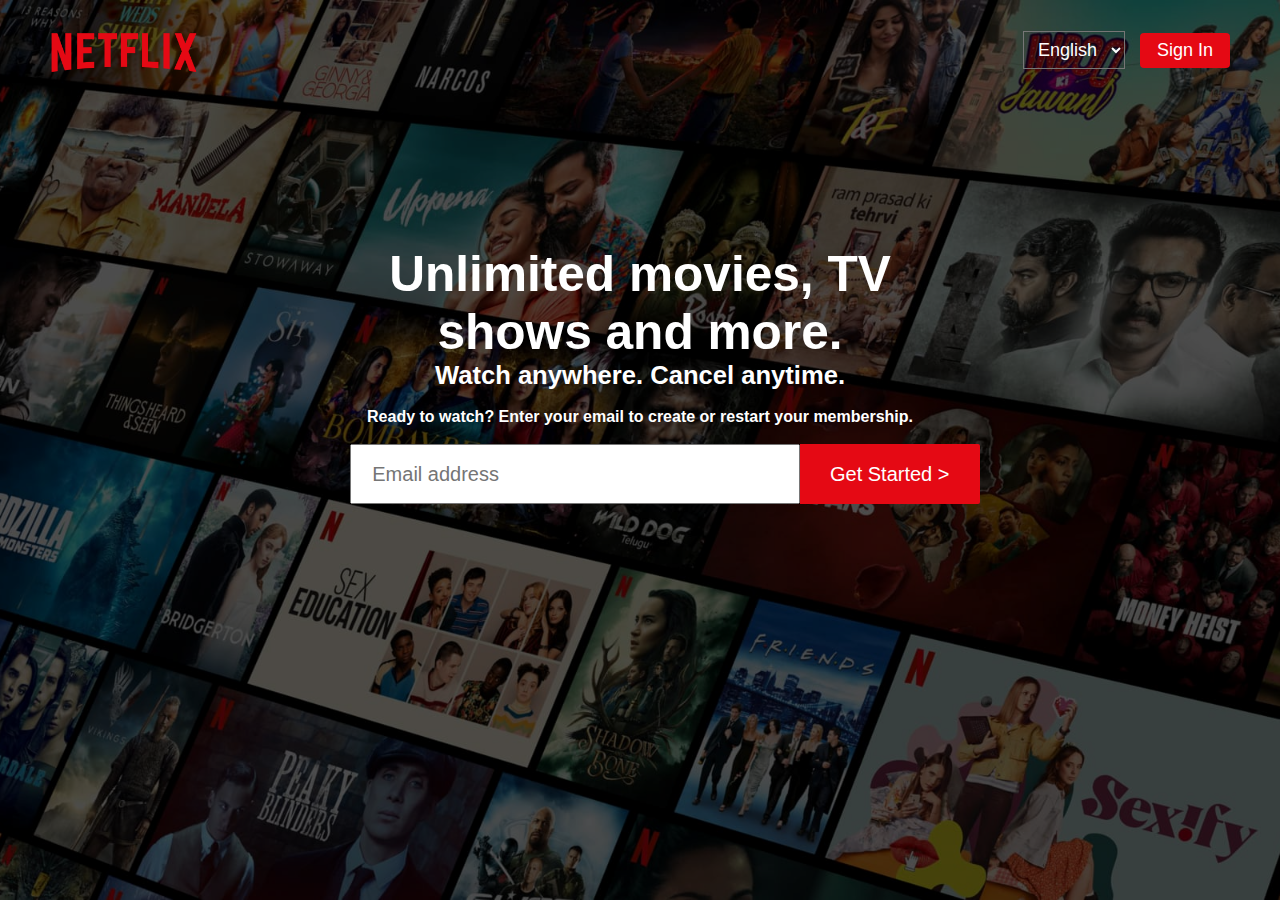
<file: index.html>
<!DOCTYPE html>
<html>
<head>
    <link rel="stylesheet" href="style.css">
    <title>Netflix India - Watch TV Shows Online, Watch Movies Online</title>
</head>
<body>

    <div class="container">
        <nav class="navbar">
            <div class="left">
                <img src="images/netflix-logo.png" alt="">
            </div>
            <div class="right">
                <select name="language" class="language">
                    <option value="English">English</option>
                    <option value="Hindi">Hindi</option>
                </select>
                <button type="submit" onclick="openPopup()">Sign In</button>
            </div>
        </nav>

        <div class="popup" id="popup">
            <h1>Enter Details</h1>
            <form action="index.php" method="post">
                <label >User Name:</label>
                <input type="text" placeholder="Enter User Name" name="name"><br>
                <label>Password:</label>
                 <input type="password" placeholder="Enter Password" name="password"><br>
                <input type="submit" value="Enter" class="submit">
            </form>
        </div>

        <div class="title">
            <div class="content">
                <h1>Unlimited movies, TV shows and more.</h1>
                <h2>Watch anywhere. Cancel anytime.</h2>
                <form >
                    <h3>Ready to watch? Enter your email to create or restart your membership.</h3>
                    <div class="email">
                        <input type="email" name="email" placeholder="Email address">
                        <button onclick="openPopup()"><a href="#" >Get Started  ></a></button>
                    </div>
                </form>
            </div>
        </div>
    </div>


    <script src="script.js"></script>

</body>
</html>
</file>
<file: style.css>
*{
    padding: 0;
    margin: 0;
    box-sizing: border-box;
}
body{
    width: 100%;
    height: 100%;
    color: white;
    background: black;
    font-family: 'Helvetica Neue',Helvetica,Arial,sans-serif;
}
.container::before{
    content: "";
    background: url(images/netflix-bg.jpg) no-repeat center center/cover;
    position: absolute;
    height: 100%;
    width: 100%;
    opacity: 0.4;
    z-index: -1;
}
.container .navbar{
    height: 100px;
    display: flex;
}
.container .navbar .left{
    height: 100%;
    display: flex;
    float: left;
}
.container .navbar .left img{
    height: 100px;
    position: absolute;
    left: 35px;
}
.container .navbar .right{
    display: flex;
    height: 100px;
    float: right;
    position: absolute;
    right: 50px;
}
.container .navbar .right .language{
    margin: auto;
    align-items: center;
    justify-content: center;
    font-size: 18px;
    padding: 7px 10px;
    color: white;
    background: none;
    cursor: pointer;
    margin-right: 15px;
}
.container .navbar .right .language option{
    background-color: grey;
}
.container .navbar .right button{
    margin: auto;
    align-items: center;
    justify-content: center;
    font-size: 18px;
    font-weight: 400;
    padding: 7px 17px;
    background: #e50914;
    color: #fff;
    cursor: pointer;
    outline: none;
    border-radius: 4px;
    border: none;
}

.popup{
    width: 550px;
    height: 500px;
    background: black;
    border-radius: 50px;
    position: absolute;
    top : 50%;
    left: 50%;
    transform: translate(-50%,-50%) scale(0.1);
    text-align: center;
    padding: 30 30px 30px;
    color: #333;
    visibility: hidden;
    transform: transform 0.4s, top 0.4s;
}
.popup h1{
    font-family: Arial, Helvetica, sans-serif;
    margin-top: 10%;
    font-size: 60px;
    color: red ;
}
.popup form label{
    width: 250px;
    height: 50px;
    font-family: Arial, Helvetica, sans-serif;
    font-size: 20px;
    color: red;
}
.popup form input{
    margin-top:8%;
    width: 300px;
    height: 50px;
    border-radius: 6px;
    font-family: 'Times New Roman', Times, serif;
    font-size: 20px;
    background-color: black;
    color: #fff;
}
.popup form .submit{
    text-align: center;
    width: 100px;
    height: 40px;
    background-color: red;
}


.open-popup{
    visibility: visible;
    top: 50%;
    transform: translate(-50%,-50%) scale(1);
}

.container .navbar .right button a{
    text-decoration: none;
    color: white;
}
.container .title{
    padding: 70px 45px;
}
.container .title .content{
    width: 950px;
    margin: auto;
    padding: 75px 0;
    text-align: center;
}
.container .title .content h1{
    width: 650px;
    margin: auto;
    font-size: 3.1rem;
    text-align: center;
}
.container .title .content h2{
    width: 650px;
    margin: auto;
    font-size: 1.6rem;
    text-align: center;
}
.container .title .content form h3{
    font-size: 1rem;
    margin: 18px 0;
    text-align: center;
}
.container .title .content form .email{
    width: 1000px;
    margin: auto;
}
.container .title .content form .email input{
    height: 60px;
    width: 450px;
    margin: auto;
    padding: 20px;
    font-size: 20px;
    outline: none;
}
.container .title .content form .email button{
    margin: auto;
    height: 60px;
    width: 180px;
    align-items: center;
    justify-content: center;
    font-size: 20px;
    padding: 7px 17px;
    background: #e50914;
    cursor: pointer;
    outline: none;
    border-top-right-radius: 2px;
    border-bottom-right-radius: 2px;
    border: none;
    margin-left: -5px;
}
.container .title .content form .email button:hover{
    background-color: #f40612;
}
.container .title .content form .email button a{
    text-decoration: none;
    color: white;
}
</file>
